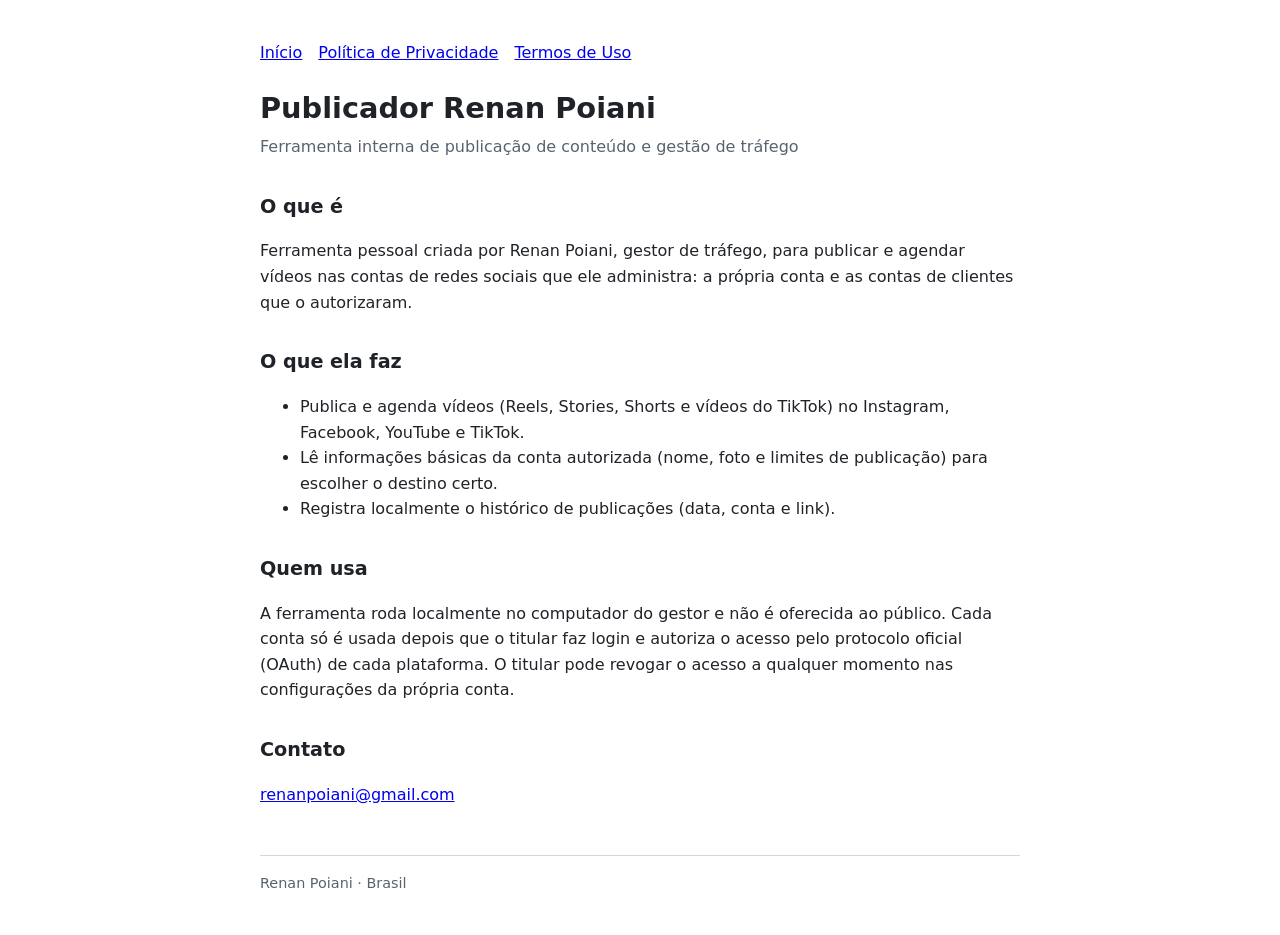
<file: index.html>
<!DOCTYPE html>
<html lang="pt-BR"><head><meta charset="utf-8"><meta name="viewport" content="width=device-width,initial-scale=1">
<title>Publicador Renan Poiani</title><link rel="stylesheet" href="estilo.css"></head><body>
<nav><a href="index.html">Início</a><a href="privacidade.html">Política de Privacidade</a><a href="termos.html">Termos de Uso</a></nav>
<h1>Publicador Renan Poiani</h1>
<p class="sub">Ferramenta interna de publicação de conteúdo e gestão de tráfego</p>
<h2>O que é</h2>
<p>Ferramenta pessoal criada por Renan Poiani, gestor de tráfego, para publicar e agendar vídeos nas contas de redes sociais que ele administra: a própria conta e as contas de clientes que o autorizaram.</p>
<h2>O que ela faz</h2>
<ul>
<li>Publica e agenda vídeos (Reels, Stories, Shorts e vídeos do TikTok) no Instagram, Facebook, YouTube e TikTok.</li>
<li>Lê informações básicas da conta autorizada (nome, foto e limites de publicação) para escolher o destino certo.</li>
<li>Registra localmente o histórico de publicações (data, conta e link).</li>
</ul>
<h2>Quem usa</h2>
<p>A ferramenta roda localmente no computador do gestor e não é oferecida ao público. Cada conta só é usada depois que o titular faz login e autoriza o acesso pelo protocolo oficial (OAuth) de cada plataforma. O titular pode revogar o acesso a qualquer momento nas configurações da própria conta.</p>
<h2>Contato</h2>
<p><a href="mailto:renanpoiani@gmail.com">renanpoiani@gmail.com</a></p>
<footer>Renan Poiani · Brasil</footer>
</body></html>
</file>
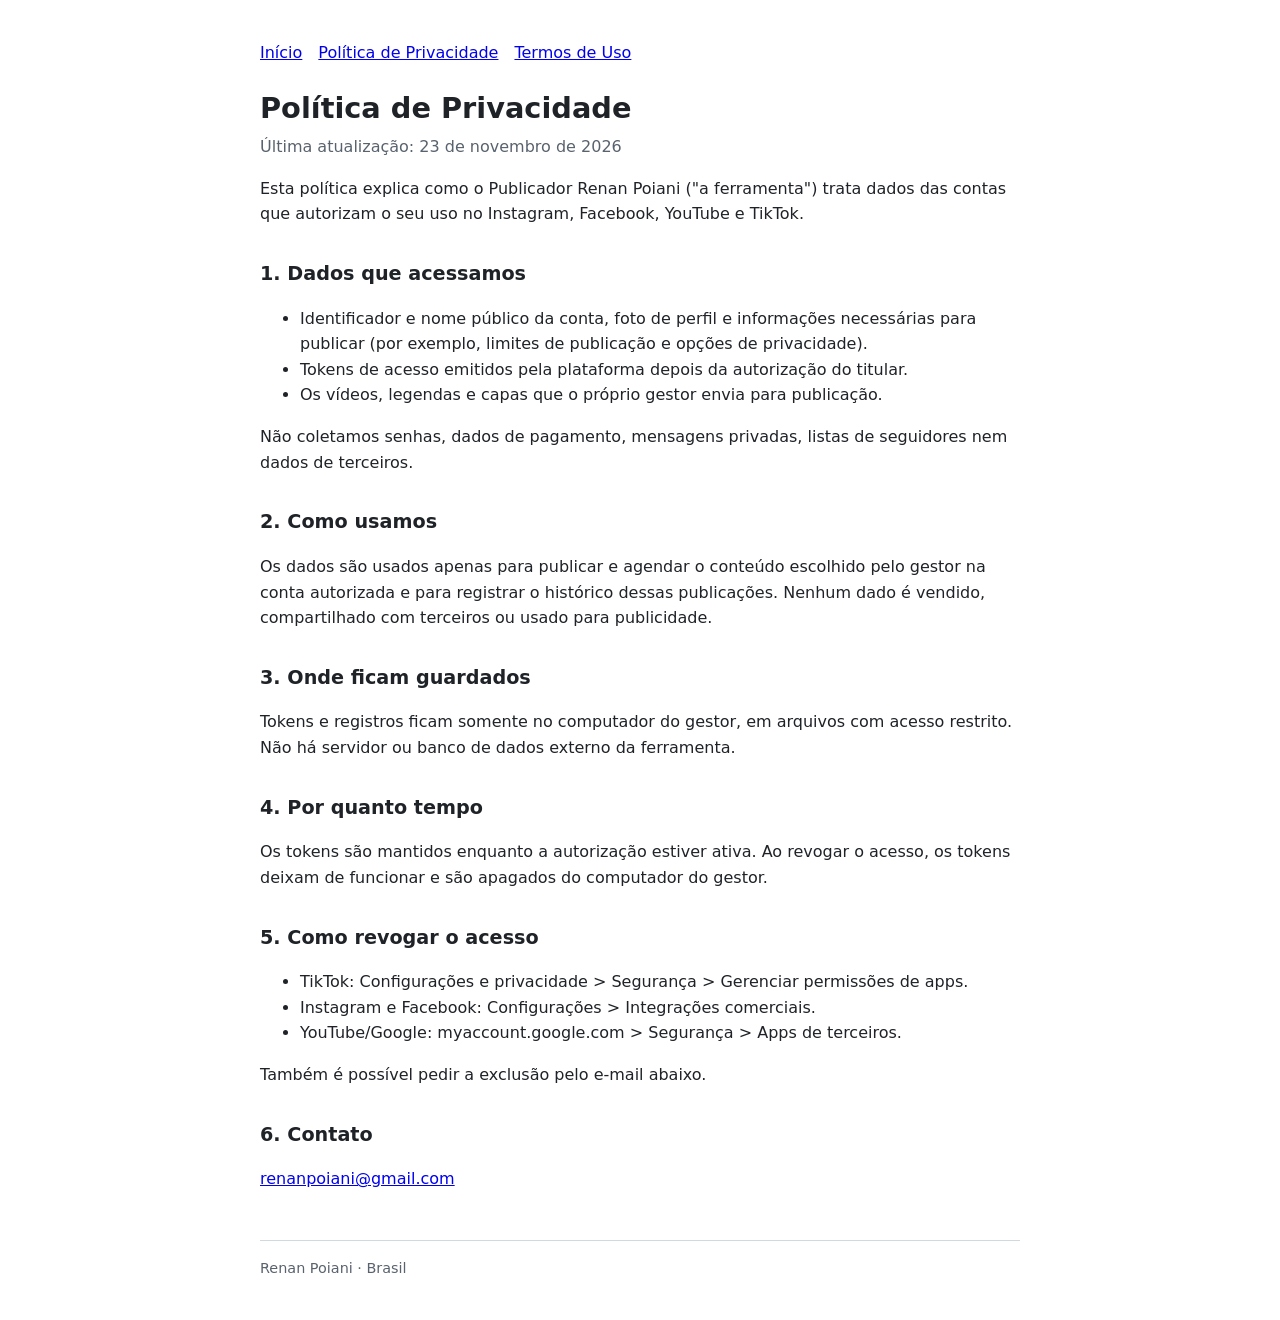
<file: privacidade.html>
<!DOCTYPE html>
<html lang="pt-BR"><head><meta charset="utf-8"><meta name="viewport" content="width=device-width,initial-scale=1">
<title>Política de Privacidade · Publicador Renan Poiani</title><link rel="stylesheet" href="estilo.css"></head><body>
<nav><a href="index.html">Início</a><a href="privacidade.html">Política de Privacidade</a><a href="termos.html">Termos de Uso</a></nav>
<h1>Política de Privacidade</h1>
<p class="sub">Última atualização: 23 de novembro de 2026</p>
<p>Esta política explica como o Publicador Renan Poiani ("a ferramenta") trata dados das contas que autorizam o seu uso no Instagram, Facebook, YouTube e TikTok.</p>
<h2>1. Dados que acessamos</h2>
<ul>
<li>Identificador e nome público da conta, foto de perfil e informações necessárias para publicar (por exemplo, limites de publicação e opções de privacidade).</li>
<li>Tokens de acesso emitidos pela plataforma depois da autorização do titular.</li>
<li>Os vídeos, legendas e capas que o próprio gestor envia para publicação.</li>
</ul>
<p>Não coletamos senhas, dados de pagamento, mensagens privadas, listas de seguidores nem dados de terceiros.</p>
<h2>2. Como usamos</h2>
<p>Os dados são usados apenas para publicar e agendar o conteúdo escolhido pelo gestor na conta autorizada e para registrar o histórico dessas publicações. Nenhum dado é vendido, compartilhado com terceiros ou usado para publicidade.</p>
<h2>3. Onde ficam guardados</h2>
<p>Tokens e registros ficam somente no computador do gestor, em arquivos com acesso restrito. Não há servidor ou banco de dados externo da ferramenta.</p>
<h2>4. Por quanto tempo</h2>
<p>Os tokens são mantidos enquanto a autorização estiver ativa. Ao revogar o acesso, os tokens deixam de funcionar e são apagados do computador do gestor.</p>
<h2>5. Como revogar o acesso</h2>
<ul>
<li>TikTok: Configurações e privacidade &gt; Segurança &gt; Gerenciar permissões de apps.</li>
<li>Instagram e Facebook: Configurações &gt; Integrações comerciais.</li>
<li>YouTube/Google: myaccount.google.com &gt; Segurança &gt; Apps de terceiros.</li>
</ul>
<p>Também é possível pedir a exclusão pelo e-mail abaixo.</p>
<h2>6. Contato</h2>
<p><a href="mailto:renanpoiani@gmail.com">renanpoiani@gmail.com</a></p>
<footer>Renan Poiani · Brasil</footer>
</body></html>
</file>
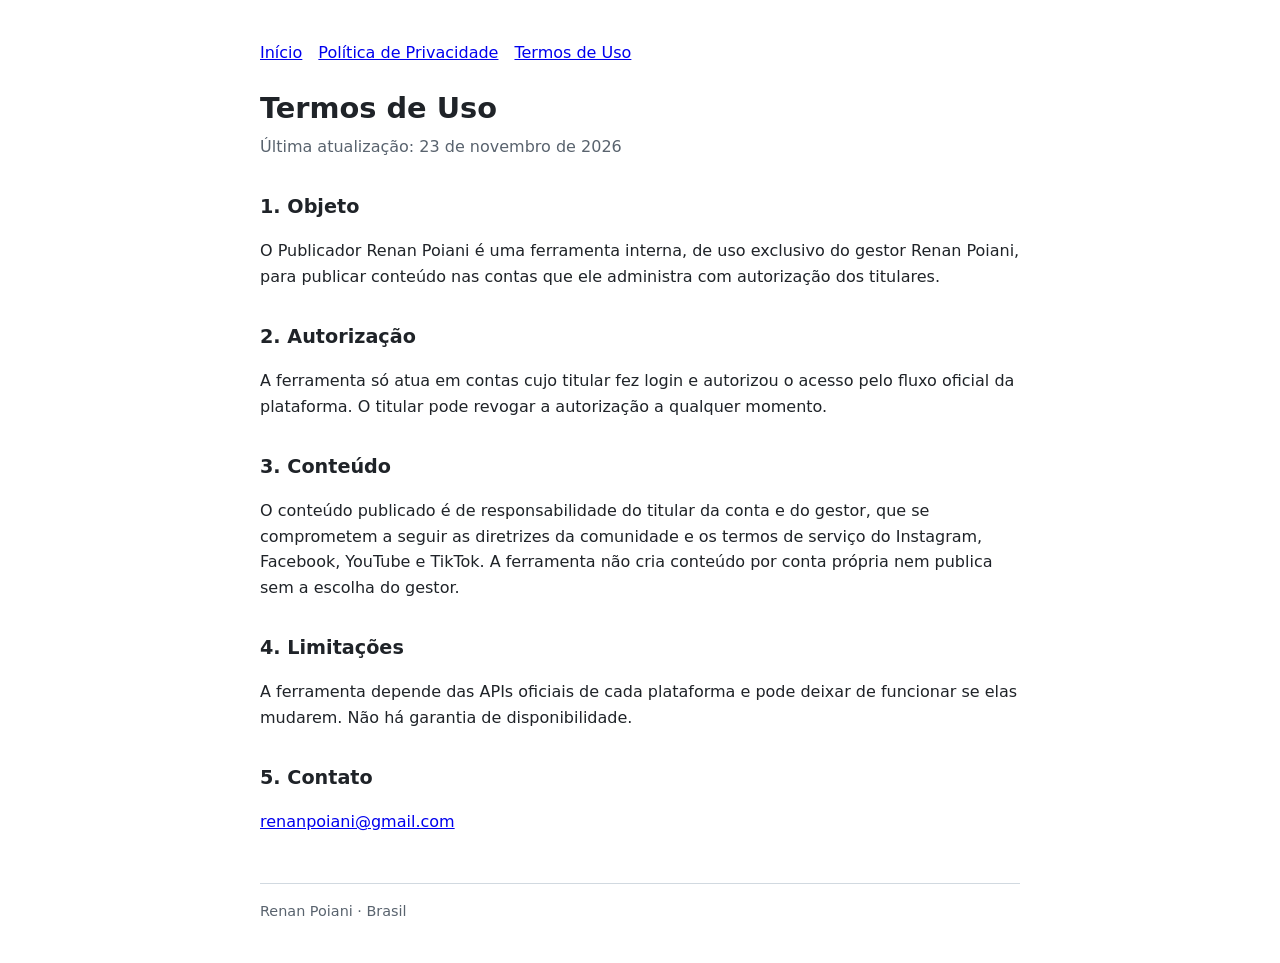
<file: termos.html>
<!DOCTYPE html>
<html lang="pt-BR"><head><meta charset="utf-8"><meta name="viewport" content="width=device-width,initial-scale=1">
<title>Termos de Uso · Publicador Renan Poiani</title><link rel="stylesheet" href="estilo.css"></head><body>
<nav><a href="index.html">Início</a><a href="privacidade.html">Política de Privacidade</a><a href="termos.html">Termos de Uso</a></nav>
<h1>Termos de Uso</h1>
<p class="sub">Última atualização: 23 de novembro de 2026</p>
<h2>1. Objeto</h2>
<p>O Publicador Renan Poiani é uma ferramenta interna, de uso exclusivo do gestor Renan Poiani, para publicar conteúdo nas contas que ele administra com autorização dos titulares.</p>
<h2>2. Autorização</h2>
<p>A ferramenta só atua em contas cujo titular fez login e autorizou o acesso pelo fluxo oficial da plataforma. O titular pode revogar a autorização a qualquer momento.</p>
<h2>3. Conteúdo</h2>
<p>O conteúdo publicado é de responsabilidade do titular da conta e do gestor, que se comprometem a seguir as diretrizes da comunidade e os termos de serviço do Instagram, Facebook, YouTube e TikTok. A ferramenta não cria conteúdo por conta própria nem publica sem a escolha do gestor.</p>
<h2>4. Limitações</h2>
<p>A ferramenta depende das APIs oficiais de cada plataforma e pode deixar de funcionar se elas mudarem. Não há garantia de disponibilidade.</p>
<h2>5. Contato</h2>
<p><a href="mailto:renanpoiani@gmail.com">renanpoiani@gmail.com</a></p>
<footer>Renan Poiani · Brasil</footer>
</body></html>
</file>
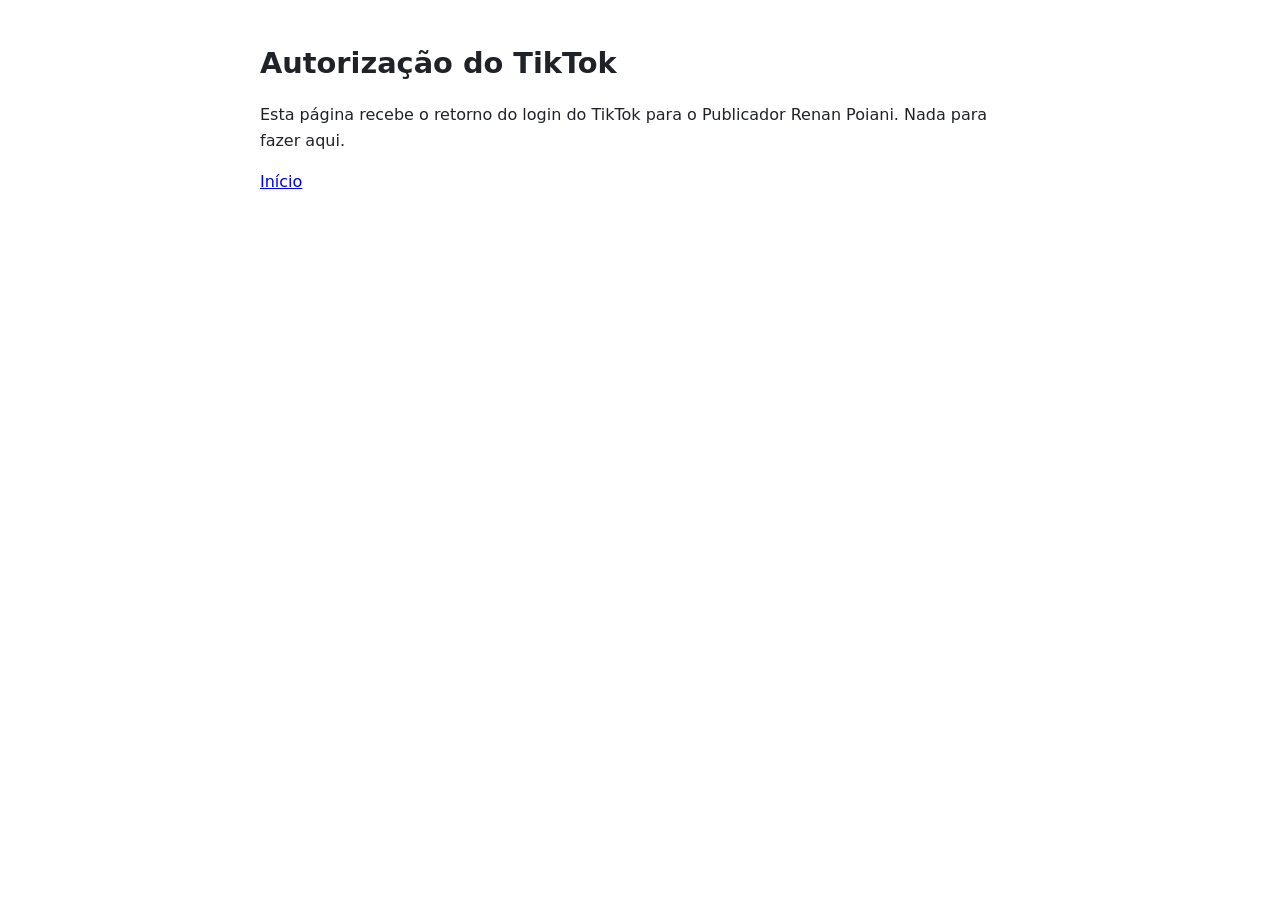
<file: tiktok.html>
<!DOCTYPE html>
<html lang="pt-BR"><head><meta charset="utf-8"><meta name="viewport" content="width=device-width,initial-scale=1">
<title>Autorização TikTok · Publicador Renan Poiani</title><link rel="stylesheet" href="estilo.css"></head><body>
<h1>Autorização do TikTok</h1>
<div id="msg">Carregando...</div>
<script>
const p=new URLSearchParams(location.search), m=document.getElementById('msg');
if(p.get('code')){
  m.innerHTML='<p>Autorização recebida. Copie o código abaixo e cole no terminal do Publicador.</p><span class="caixa" id="c"></span><button id="b">Copiar código</button><p class="sub">Estado: <code id="s"></code></p>';
  document.getElementById('c').textContent=p.get('code');
  document.getElementById('s').textContent=p.get('state')||'-';
  document.getElementById('b').onclick=()=>{navigator.clipboard.writeText(p.get('code'));document.getElementById('b').textContent='Copiado';};
}else if(p.get('error')){
  m.innerHTML='<p>A autorização não foi concluída.</p><span class="caixa" id="e"></span>';
  document.getElementById('e').textContent=(p.get('error')||'')+' '+(p.get('error_description')||'');
}else{m.innerHTML='<p>Esta página recebe o retorno do login do TikTok para o Publicador Renan Poiani. Nada para fazer aqui.</p><p><a href="index.html">Início</a></p>';}
</script>
</body></html>
</file>
<file: estilo.css>
body{font-family:system-ui,-apple-system,"Segoe UI",Roboto,sans-serif;max-width:760px;margin:40px auto;padding:0 20px;line-height:1.6;color:#1f2328;background:#fff}
h1{font-size:1.8rem;margin-bottom:.2rem}h2{font-size:1.2rem;margin-top:2rem}
.sub{color:#59636e;margin-top:0}nav a{margin-right:16px}footer{margin-top:3rem;color:#59636e;font-size:.9rem;border-top:1px solid #d1d9e0;padding-top:1rem}
code,.caixa{background:#f6f8fa;border:1px solid #d1d9e0;border-radius:6px;padding:2px 6px}
.caixa{display:block;padding:12px;word-break:break-all;font-family:ui-monospace,monospace;margin:8px 0}
button{padding:8px 14px;border-radius:6px;border:1px solid #d1d9e0;background:#f6f8fa;cursor:pointer}
</file>
